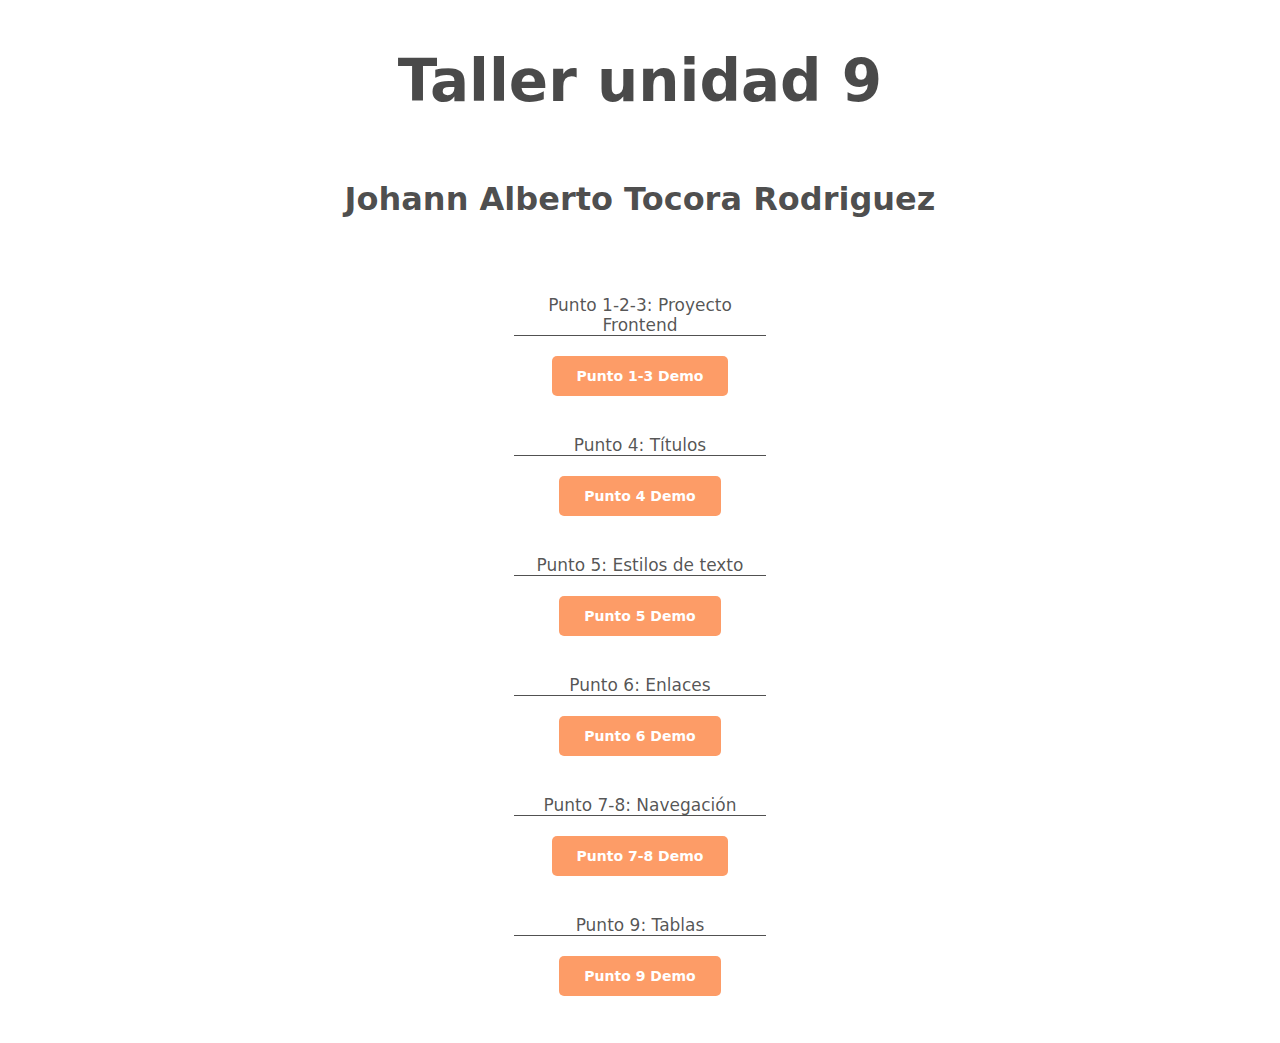
<file: index.html>
<!DOCTYPE html>
<html lang="en">
<head>
  <meta charset="UTF-8">
  <meta http-equiv="X-UA-Compatible" content="IE=edge">
  <meta name="viewport" content="width=device-width, initial-scale=1.0">
  <title>Taller 9</title>
  <link rel="stylesheet" href="./styles/styles.css">
</head>
<body> 
  <div>
    <h1> Taller unidad 9</h1>
    <h2>Johann Alberto Tocora Rodriguez</h2>
    <nav>
      <ul>
        <li>
          <p>
            Punto 1-2-3: Proyecto Frontend
          </p> 
          <a href="./punto-1-3/index.html">
            Punto 1-3 Demo
          </a>
        </li>
        <li>
          <p>
            Punto 4: Títulos
          </p> 
          <a href="./punto-4/index.html">
            Punto 4 Demo
          </a>
        </li>
        <li>
          <p>
            Punto 5: Estilos de texto
          </p>
          <a href="./punto-5/index.html">
            Punto 5 Demo
          </a>
        </li>
        <li>
          <p>
            Punto 6: Enlaces
          </p>
          <a href="./punto-6/index.html">
            Punto 6 Demo
          </a>
        </li>
        <li>
          <p>
            Punto 7-8: Navegación
          </p>
          <a href="./punto-7-8/index.html">
            Punto 7-8 Demo
          </a>
        </li>
        <li>
          <p>
            Punto 9: Tablas
          </p>
          <a href="./punto-9/index.html">
            Punto 9 Demo
          </a>
        </li>
      </ul>
    </nav>
  </div> 
</body>
</html>
</file>
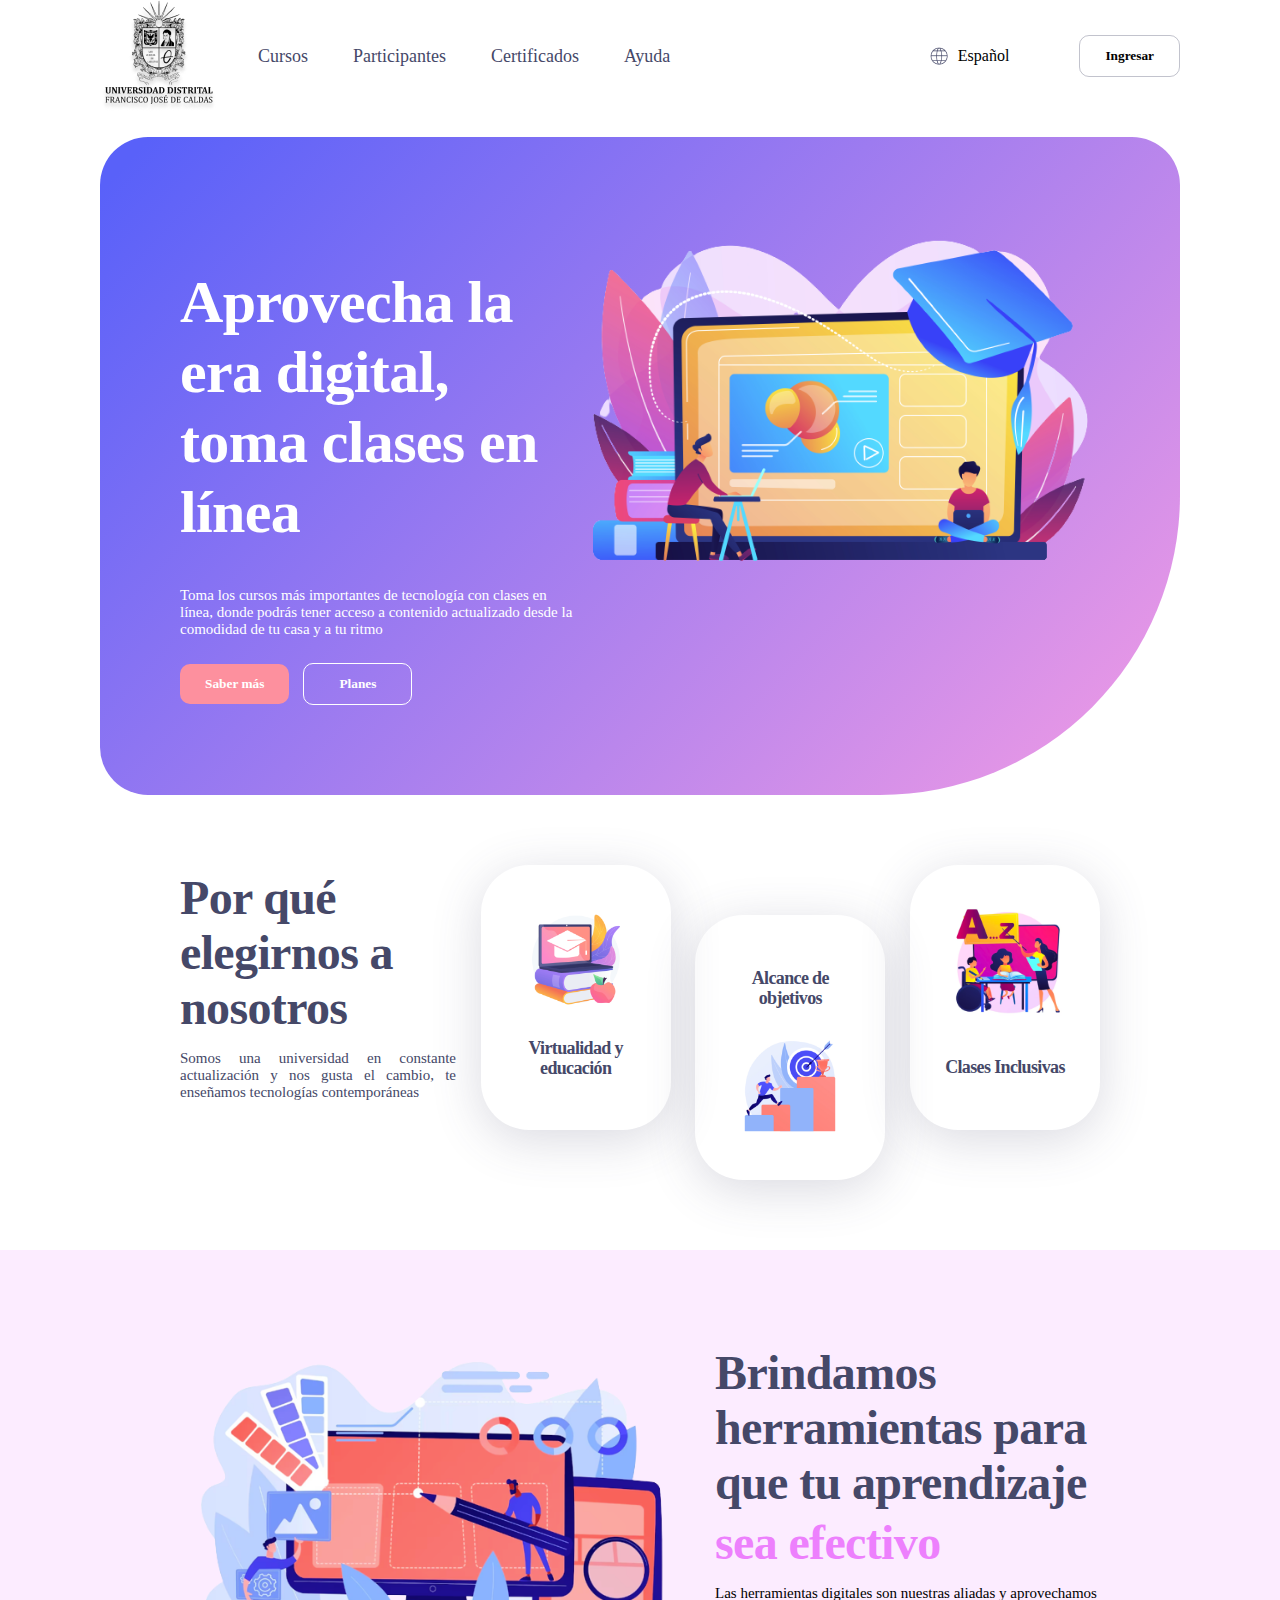
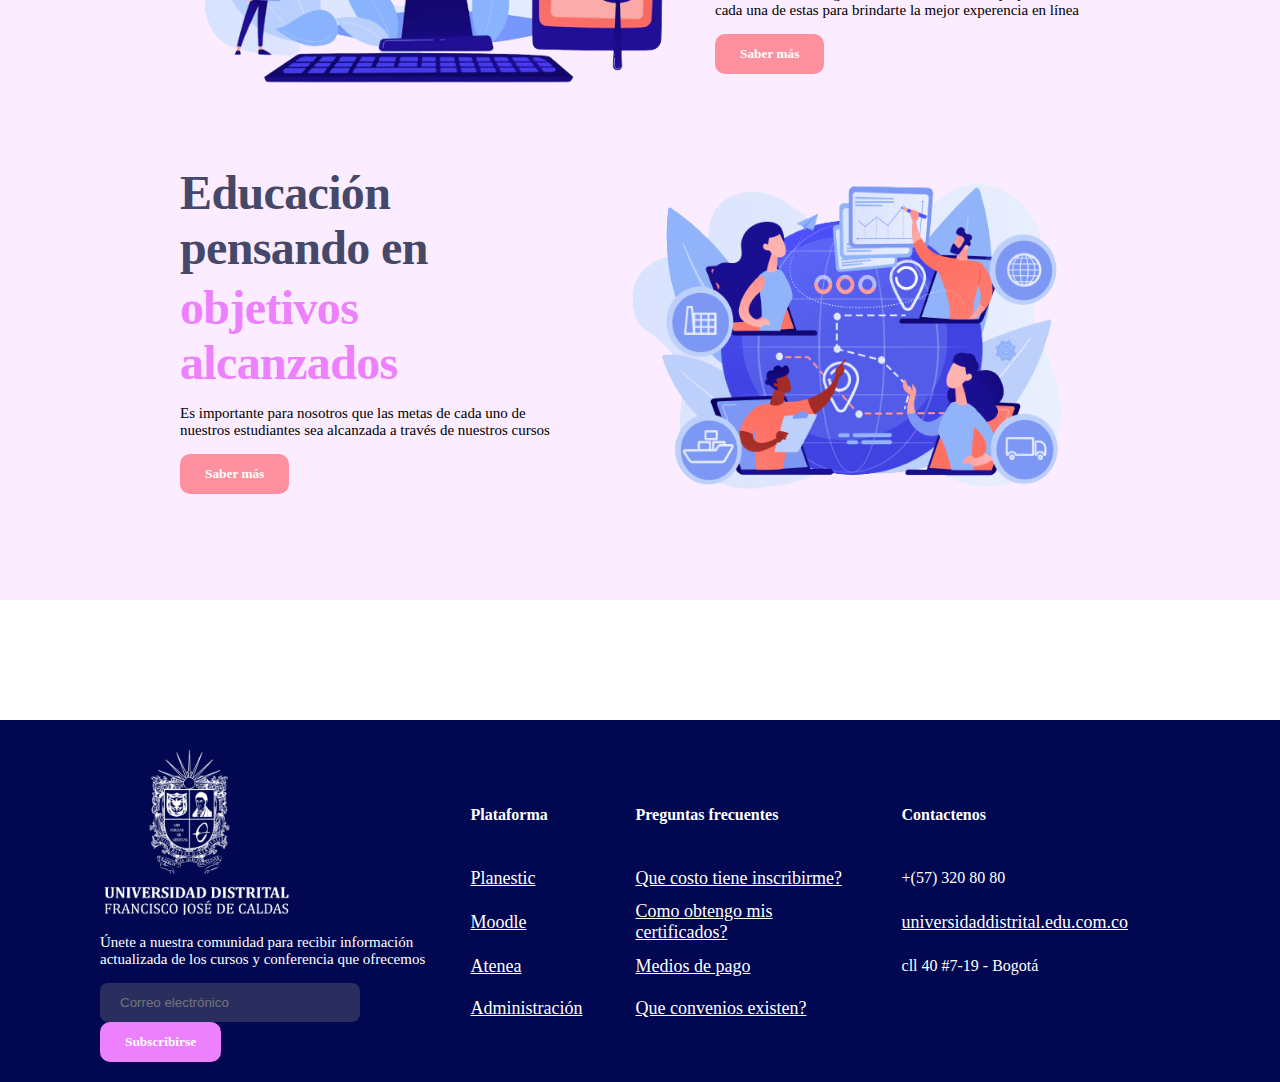
<file: punto-1-3/index.html>
<!DOCTYPE html>
<html lang="en">
<head>
    <meta charset="UTF-8">
    <meta http-equiv="X-UA-Compatible" content="IE=edge">
    <meta name="viewport" content="width=device-width, initial-scale=1.0">
    <title>UD Atenea Cursos</title>
    <link rel="stylesheet" href="https://indestructibletype.com/fonts/Jost.css" type="text/css" charset="utf-8" />
    <link rel="stylesheet" href="./styles/global-styles.css">
    <link rel="stylesheet" href="./styles/header-styles.css">
    <link rel="stylesheet" href="./styles/banner-styles.css">
    <link rel="stylesheet" href="./styles/section-1-styles.css">
    <link rel="stylesheet" href="./styles/section-2-styles.css">
    <link rel="stylesheet" href="./styles/footer-styles.css">
<body>
    <header>
            <div class="header__navigation">
                <img src="./public/images/header-logo.png" alt="main-logo">
                <nav>
                    <ul>
                        <li><a href="#banner">Cursos</a></li>
                        <li><a href="#section-1">Participantes</a></li>
                        <li><a href="#section-2">Certificados</a></li>
                        <li><a href="#footer">Ayuda</a></li>
                    </ul>
                </nav>
            </div>

            
            <div class="header__settings">               
                <div>
                    <img src="./public/images/header-word.png" alt="world"> 
                    <span>Español</span>
                </div>   
                <button>Ingresar</button>
            </div>
            
    </header>

    <main>
            <section id="banner">
                <div>
                    <div>
                        <h1>Aprovecha la era digital, toma clases en línea</h1>
                        <p>
                            Toma los cursos más importantes de tecnología con clases en línea,
                            donde podrás tener acceso a contenido actualizado desde la comodidad
                            de tu casa y a tu ritmo
                        </p>
                    </div>
                    <div>
                        <button class="button--orange">Saber más</button> 
                        <button class="button--white">Planes</button> 
                    </div> 
                </div>
                <img src="./public/images/banner-online.png" height="350px" width="550px">
            </section>

            <section id="section-1">
                <div class="section-1__info">
                    <h2>Por qué elegirnos a nosotros</h2>
                    <p> Somos una universidad en constante actualización y nos gusta el cambio,
                        te enseñamos tecnologías contemporáneas
                    </p>
                </div>
                <div class="section-1_card">
                    <img src="./public/images/section1-education.png" 
                    alt="education" 
                    height="120px" 
                    width="120x"
                    >
                    <h3>Virtualidad y educación</h3>
                </div>
                <div class="section-1_card section-1__card-down">
                    <h3>Alcance de objetivos</h3>
                    <img src="./public/images/section1-goals.png" 
                    alt="goals" 
                    height="120px" 
                    width="120x"                
                    >
                </div>
                <div class="section-1_card">
                    <img src="./public/images/section1-teach.png" 
                    alt="teach" 
                    height="120px" 
                    width="120x"
                    >
                    <h3>Clases Inclusivas</h3>
                </div>
            </section>

            <section id="section-2">
                <div class="section-2__info">               
                        <img 
                            src="./public/images/section2-tools.png"
                            alt="tools"
                            width="500px"
                            height="350px"                   
                        >                             
                    <div >
                        <h2>Brindamos herramientas para que tu aprendizaje</h2>
                        <h2 class="section-2__sub-pink">sea efectivo</h2>
                        <p> 
                            Las herramientas digitales son nuestras aliadas y aprovechamos 
                            cada una de estas para brindarte la mejor experencia en línea
                        </p>
                        <button class="button--orange">Saber más</button>
                    </div>             
                </div>

                <div class="section-2__info">
                    <div>
                        <h2>Educación pensando en</h2>
                        <h2 class="section-2__sub-pink">objetivos alcanzados</h2>
                        <p> 
                            Es importante para nosotros que las metas de cada uno de nuestros 
                            estudiantes sea alcanzada a través de nuestros cursos
                        </p>
                        <button class="button--orange">Saber más</button>                                                                                                                                                              
                    </div>
                        <img 
                            src="./public/images/section2-goals.png"
                            alt="goals"
                            width="500px"
                            height="350px"      
                        >                
                </div>          
            </section>
    </main>
    
    <footer id="footer">
        <div class="footer__info">
            <img src="./public/images/footer-logo.png"
            alt="footer-logo"
            width="200px"
            height="175px"
            >
            <div>
                <p>
                    Únete a nuestra comunidad para recibir información actualizada de los cursos
                     y conferencia que ofrecemos
                </p>
                <form method="post">
                        <input 
                        id="email"
                        type="email" 
                        name="user_name"
                        placeholder="Correo electrónico" 
                        >
                        <button class="button--pink">Subscribirse</button>
                </form>
                
            </div>  
        </div>

        <div>
            <table>
                <tr>
                    <th>Plataforma</th>
                    <th>Preguntas frecuentes</th>
                    <th>Contactenos</th>
                </tr>
                <tr>
                    <td><a href="">Planestic</a></td>
                    <td><a href="">Que costo tiene inscribirme?</a></td>
                    <td>+(57) 320 80 80</td>
                </tr>
                <tr>
                    <td><a href="">Moodle</a></td>
                    <td><a href="">Como obtengo mis certificados?</a></td>
                    <td><a href="">universidaddistrital.edu.com.co</a></td>
                </tr>
                <tr>
                    <td><a href="">Atenea</a></td>
                    <td><a href="">Medios de pago</a></td>
                    <td>cll 40 #7-19 - Bogotá</td>
                </tr>
                <tr>
                    <td><a href="">Administración</a></td>
                    <td><a href="">Que convenios existen?</a></td>
                </tr>
            </table>
        </div> 
    </footer>
    
</body>
</html>
</file>
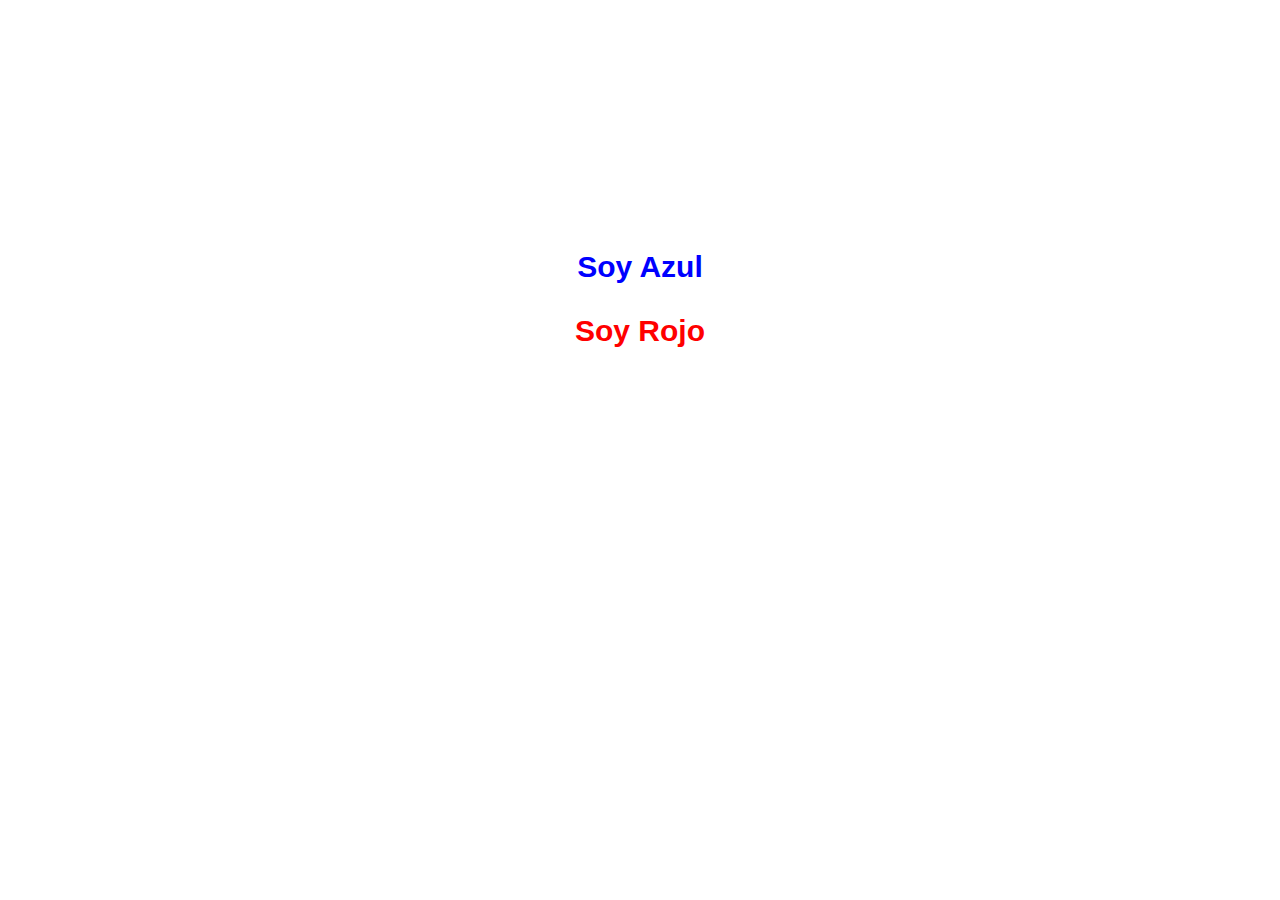
<file: punto-4/index.html>
<!DOCTYPE html>
<html lang="en">
<head>
    <meta charset="UTF-8">
    <meta http-equiv="X-UA-Compatible" content="IE=edge">
    <meta name="viewport" content="width=device-width, initial-scale=1.0">
    <title>Taller - Punto 4</title>
    <link rel="stylesheet" href="./styles/styles.css">
</head>
<body>
    <div>
        <p class="paragraph-blue">Soy Azul</p>
        <p class="paragraph-red">Soy Rojo</p>   
    </div>
    
</body>
</html>
</file>
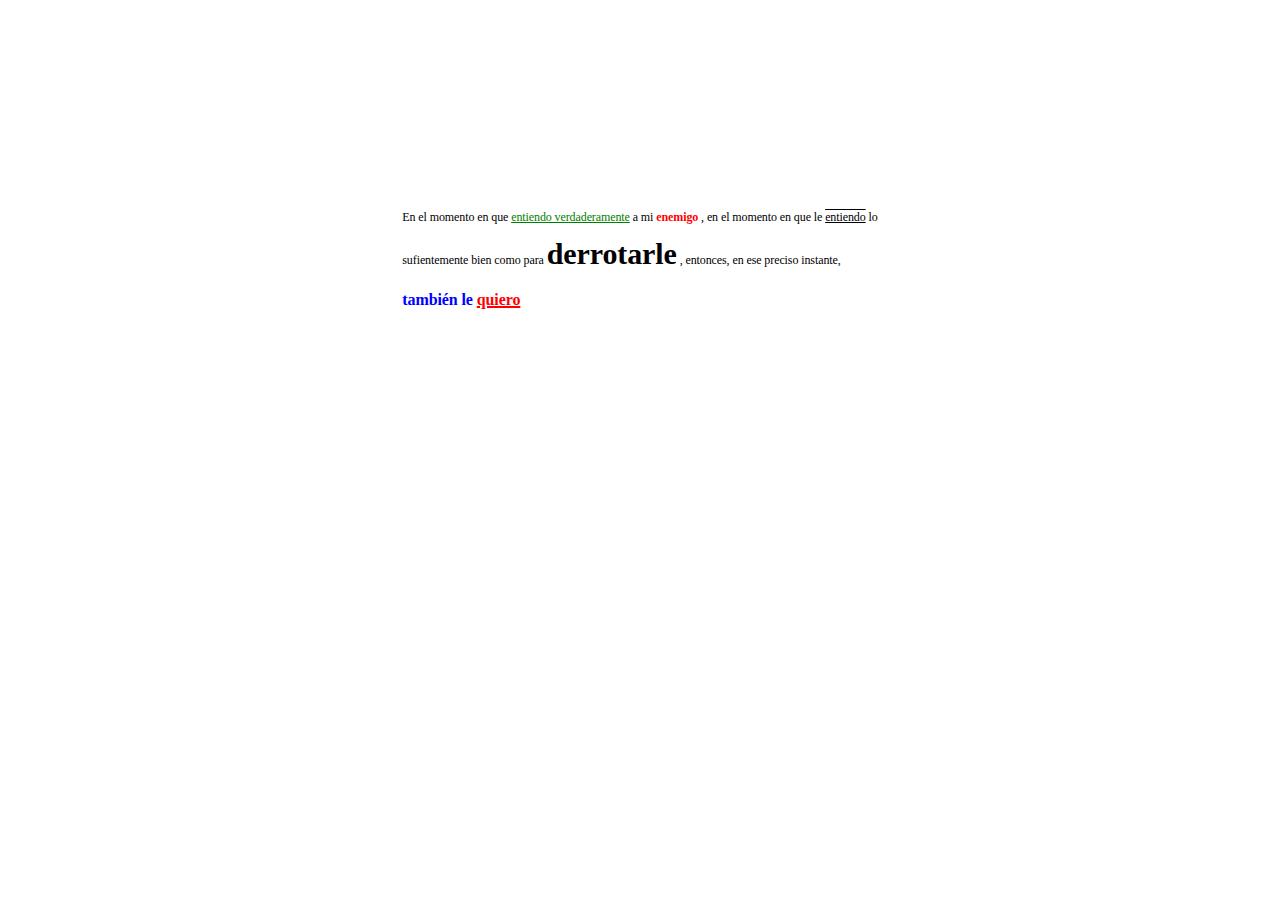
<file: punto-5/index.html>
<!DOCTYPE html>
<html lang="en">
<head>
    <meta charset="UTF-8">
    <meta http-equiv="X-UA-Compatible" content="IE=edge">
    <meta name="viewport" content="width=device-width, initial-scale=1.0">
    <title>Taller - Punto 5</title>
    <link rel="stylesheet" href="./styles/styles.css">
</head>
<body>

    <main>
        <div>
            <p class="paragraph-1">
                En el momento en que 
                <u>entiendo verdaderamente</u> 
                a mi 
                <b>enemigo</b>
                , en el momento en que le 
                <span>entiendo</span>
                lo 
            </p>  
            <p class="paragraph-2">
                sufientemente bien como para
                <strong>derrotarle</strong>
                , entonces, en ese preciso instante,
        
            </p>
            <p class="paragraph-3">
                <b>también le</b>
                <strong>quiero</strong>
            </p>   
    
        </div>
    </main>
    
    
        
        
 
</body>
</html>
</file>
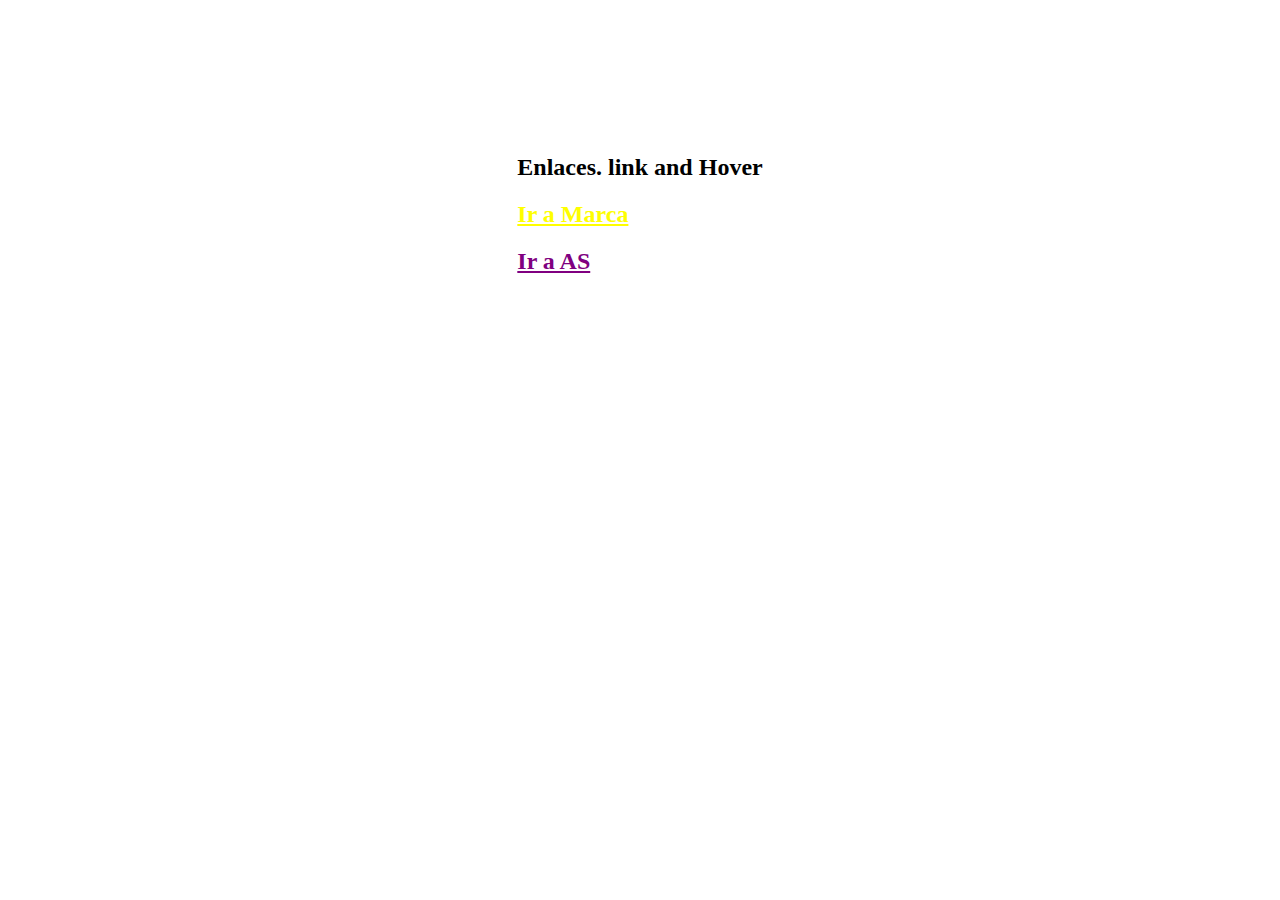
<file: punto-6/index.html>
<!DOCTYPE html>
<html lang="en">
<head>
    <meta charset="UTF-8">
    <meta http-equiv="X-UA-Compatible" content="IE=edge">
    <meta name="viewport" content="width=device-width, initial-scale=1.0">
    <title>Taller - Punto 6</title>
    <link rel="stylesheet" href="./styles/styles.css">
</head>
<body>

    <main>
        <div>
            <h2>Enlaces. link and Hover</h2>
            <a class="first-link" href=""><h2>Ir a Marca</h2></a>
            <a class="second-link" href=""><h2>Ir a AS</h2></a>
         </div>
    </main>
          
 
</body>
</html>
</file>
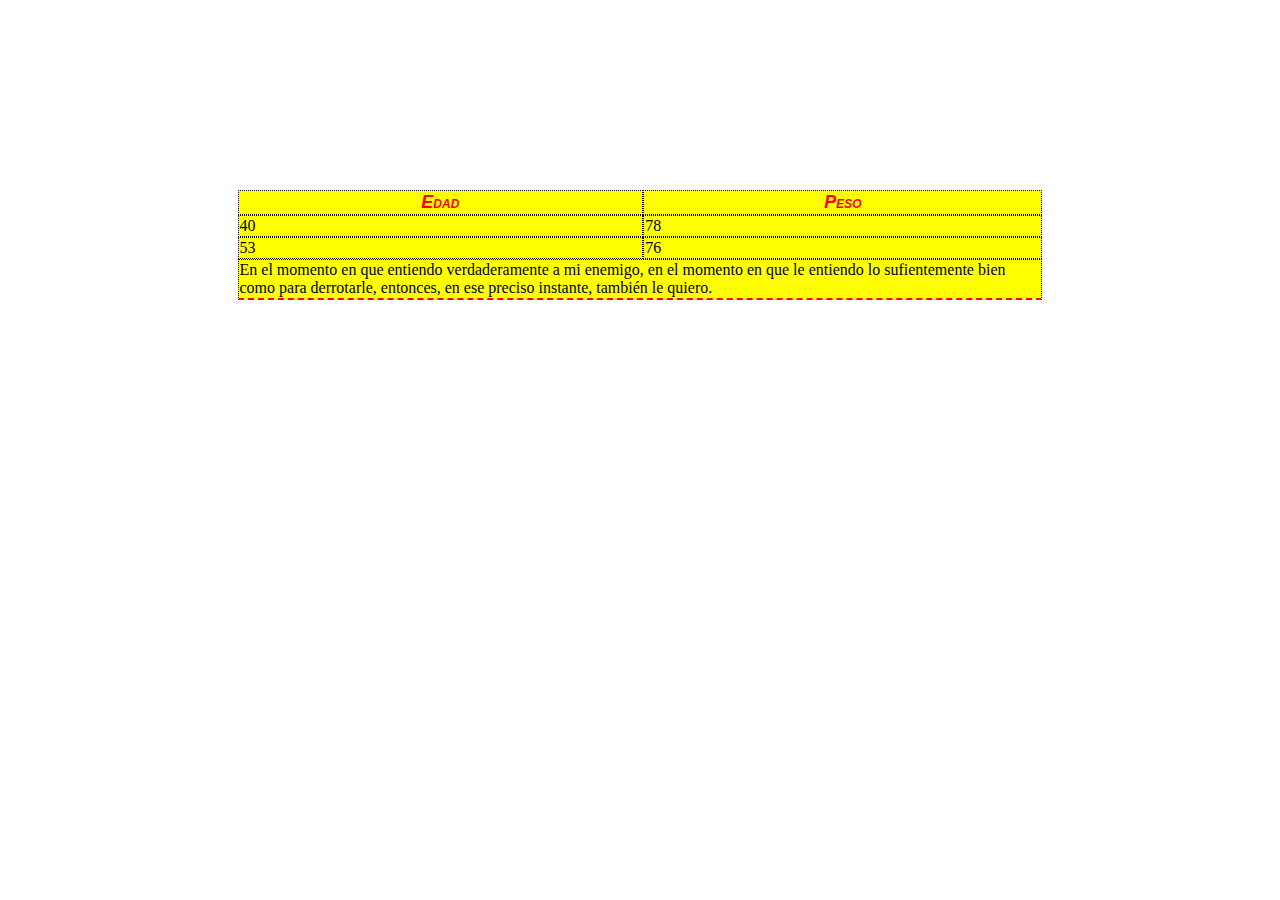
<file: punto-9/index.html>
<!DOCTYPE html>
<html lang="en">
<head>
    <meta charset="UTF-8">
    <meta http-equiv="X-UA-Compatible" content="IE=edge">
    <meta name="viewport" content="width=device-width, initial-scale=1.0">
    <title>Taller - Punto 7</title>
    <link rel="stylesheet" href="./styles/styles.css">
</head>
<body>
    <div>
        <table>
            <tr>
                <th> <span>E</span>DAD</th>
                <th> <span>P</span>ESO</th>
            </tr>
            <tr>
                <td>40</td>
                <td>78</td>
            </tr>
            <tr>
                <td>53</td>
                <td>76</td>
            </tr>
                        
            <tr>
                <td class="td-border-style" colspan="2">
                <p>
                        En el momento en que entiendo verdaderamente a mi enemigo, 
                        en el momento en que le entiendo lo sufientemente bien
                    </p>
                    <p>
                        como para derrotarle, entonces, en ese preciso instante, 
                        también le quiero.
                    </p>
                        
                </td>
            </tr>
        </table>
    </div>
    
</body>
</html>
</file>
<file: styles/styles.css>
body {
  text-align: center;
  color: #000000b5;
  font-family: system-ui, -apple-system;
}

body, div {
  display: flex;
  justify-content: center;
  align-items: center;
}

div {
  flex-direction: column;
  width: 50%;
  height: 50%;
  text-align: center;
}

h1 {
  font-size: 58px;
}

h2 {
  font-size: 32px;
}

nav {
  width: 40%;
}

ul {
  padding: 0;
  text-align: center;
  list-style: none;
}

li {
  margin: 50px 0;
}

p {
  margin: 40px 0 30px;
  color: #000000ae;
  font-size: 17px;
  border-bottom: 1px solid;
}

a {
  padding: 12px 25px;
  color: #ffffff;
  background-color: #fd8f54e2;
  border: none;
  border-radius: 5px;
  font-family: system-ui, -apple-system;
  font-size: 14px;
  font-weight: bold;
  text-decoration: none;
  cursor: pointer;
}

a:hover {
  background-color: #e87537e2;
}
</file>
<file: punto-1-3/styles/global-styles.css>
/*ESTILOS GLOBALES*/

body {
    margin: 0px;
}

a {
    font-family: 'Jost';
    font-size: 18px;
}

h2 {
    margin: 5px 0px;
    color: #454868;
    font-family: 'Jost';
    font-size: 48px;
    line-height: 55px;
    letter-spacing: -0.64px;
}

button {
    padding: 12px 25px;
    font-family: 'Jost';
    font-weight: bold;
    border-radius: 10px;
    cursor: pointer;
}

.button--orange {
    margin-right: 10px;
    background-color:#FD909E ;
    color: #fff;
    border: none;
}

.button--white {
    padding: 12px 35px;
    background-color: transparent;
    color: #fff;
    border: 1px solid #fff;
}

.button--pink {
    background-color: #ED80FD;
        color: #fff;
        border: none;
        
}


p {
    font-family: 'Jost';
    font-size: 15px;
    font-weight: 300;
   
}
</file>
<file: punto-1-3/styles/header-styles.css>
/*ESTILOS HEADER*/

header {
    display: flex;
    margin: 0px 100px;
    justify-content: space-between;
}

.header__navigation {
    display: flex;
    align-items: center;
}


.header__navigation nav ul {
    display: flex;
    gap: 45px;
    list-style: none;
}

.header__navigation nav ul li a {
    
    text-decoration: none;
    color: #454868;
}

.header__settings {
    display: flex;
    gap: 70px;
    align-items: center;
}

.header__settings div {
    display: flex;
    align-items: center;
    gap: 10px;
    font-family: 'Jost';
    font-size: 16px;
    font-weight: 400;

}

.header__settings button{
    background-color: transparent;
    border: 1px solid #45486854;
}
</file>
<file: punto-1-3/styles/banner-styles.css>
/*ESTILOS BANNER*/

#banner {
    display: flex;
    padding: 90px 80px;
    margin: 25px 100px;
    background: linear-gradient(313.18deg, #EE9AE5 3.28%, #5961F9 97.04%);
    border-radius: 48px 48px 300px 48px;
}

h1 {
    font-family: 'Jost';
    font-size: 60px;
    font-weight: 600px;
    color: #fff;
    line-height: 70px;
    letter-spacing: -0.64px;
}

#banner p {
    margin: 25px 0px;
    color: #fff;
}
</file>
<file: punto-1-3/styles/section-1-styles.css>
/*ESTILOS SECTION-1*/

#section-1 {
    display: flex;
    justify-content: space-between;
    margin: 50px 100px;
    padding: 20px 80px;
}

.section-1__info {

    width: 30%;
}

.section-1__info p {
    color: #454868;
    text-align: justify;
}

.section-1_card {
    display: flex;
    flex-direction: column;
    align-items: center;
    justify-content: space-between;
    
    height: 195px;
    width: min-content;
    padding: 35px;
    border-radius: 48px;
    box-shadow: 0px 10px 50px #45486833;  
}

.section-1__card-down {
    margin-top: 50px;
    }

.section-1_card h3 {  
    font-family: 'Jost';
    color: #454868;
    font-size: 18px;
    line-height: 20px;
    letter-spacing: -0.64px;
    text-align: center;
}
</file>
<file: punto-1-3/styles/section-2-styles.css>
#section-2 {
    padding: 20px 180px;
    background: #ed80fd26;
}

.section-2__info {
    display: flex;
    margin: 70px 0px;
    gap: 35px;
}

.section-2__sub-pink {
    color: #ed80fd;
}
</file>
<file: punto-1-3/styles/footer-styles.css>
#footer {
    display: flex;
    justify-content: space-between;
    align-items: center;
    
    margin-top: 120px;
    padding: 20px 100px;
    background-color: #010851;
    color: #fff;
    
    }
    
    .footer__info {
    width: 35%;
    }

    input {
        width: 220px;
        padding: 12px 20px;
        margin-right: -15px;
        border: none;
        border-radius: 8px;
        background-color: #45486899;
    }

    table {
        font-family: 'Jost';
        text-align: left;
    }

    tr {
        height: 40px;
    }

    th {
        height: 80px;
    }

    td {
        padding-right: 50px;
    }

    td a {
    color: #fff;
    }
</file>
<file: punto-4/styles/styles.css>
div {
    margin-top: 250px;
    text-align: center;
}


.paragraph-blue {
    color: blue;
    
    font-size: 30px;
    font-weight: bold;
    font-family: Arial;

}

.paragraph-red {
    color: #ff0000;

    font-size: 30px;
    font-weight: bold;
    font-family: Arial;
}
</file>
<file: punto-5/styles/styles.css>
/*Estilos Globales*/
main {
    display: flex;
    justify-content: center;
    padding: 15%;
}
  
  p {
    font-size: 12px;
    letter-spacing: -0.1px;
  }


/*Estilos Parrafo 1*/

u {
    text-align: right;
    color: green;
}

.paragraph-1 b {
    color: red;
}

.paragraph-1 span {
    text-decoration:underline overline;
}

/*Estilos Parrafo 2*/
.paragraph-2 {
    margin-bottom: 20px;
}
.paragraph-2 strong {
font-size: 30px;
}

/*Estilos Parrafo 3*/
.paragraph-3{
    font-size: 16px;
}
.paragraph-3 b {   
   color: blue;
}

.paragraph-3 strong {  
    text-decoration: solid 2px underline; 
    color: red;
 }
</file>
<file: punto-6/styles/styles.css>
main {
    display: flex;
    justify-content: center;
    padding: 10%;
    align-items: center;
}

.first-link {
    color: #fefe00;
    
}

.second-link {
    color: #800080;
    
}
</file>
<file: punto-9/styles/styles.css>
table {   
    border-spacing: 0;/*Elimina los espacios entre celdas*/
    background-color: #ffff00;     
}

div {
    margin-top: 15%;
    display: flex;
    justify-content: center; /* Centramos horizontalmente */
    align-items: center; /* Centramos verticalmente */
    
}

th {
    border: 1px dotted #000;
    font-family: Arial;
    font-size: 12px;
    font-style: italic;
    color: red;   
}

span {
    font-size: 18px;
    font-weight: bold;
    font-variant: small-caps;
  } 

p{
    margin:0;
    padding-right: 35px;
}

td {
    border:  1px dotted #000;   
}

.td-border-style {
    border-bottom: red 2px dashed;
    text-align: left;
}
</file>
